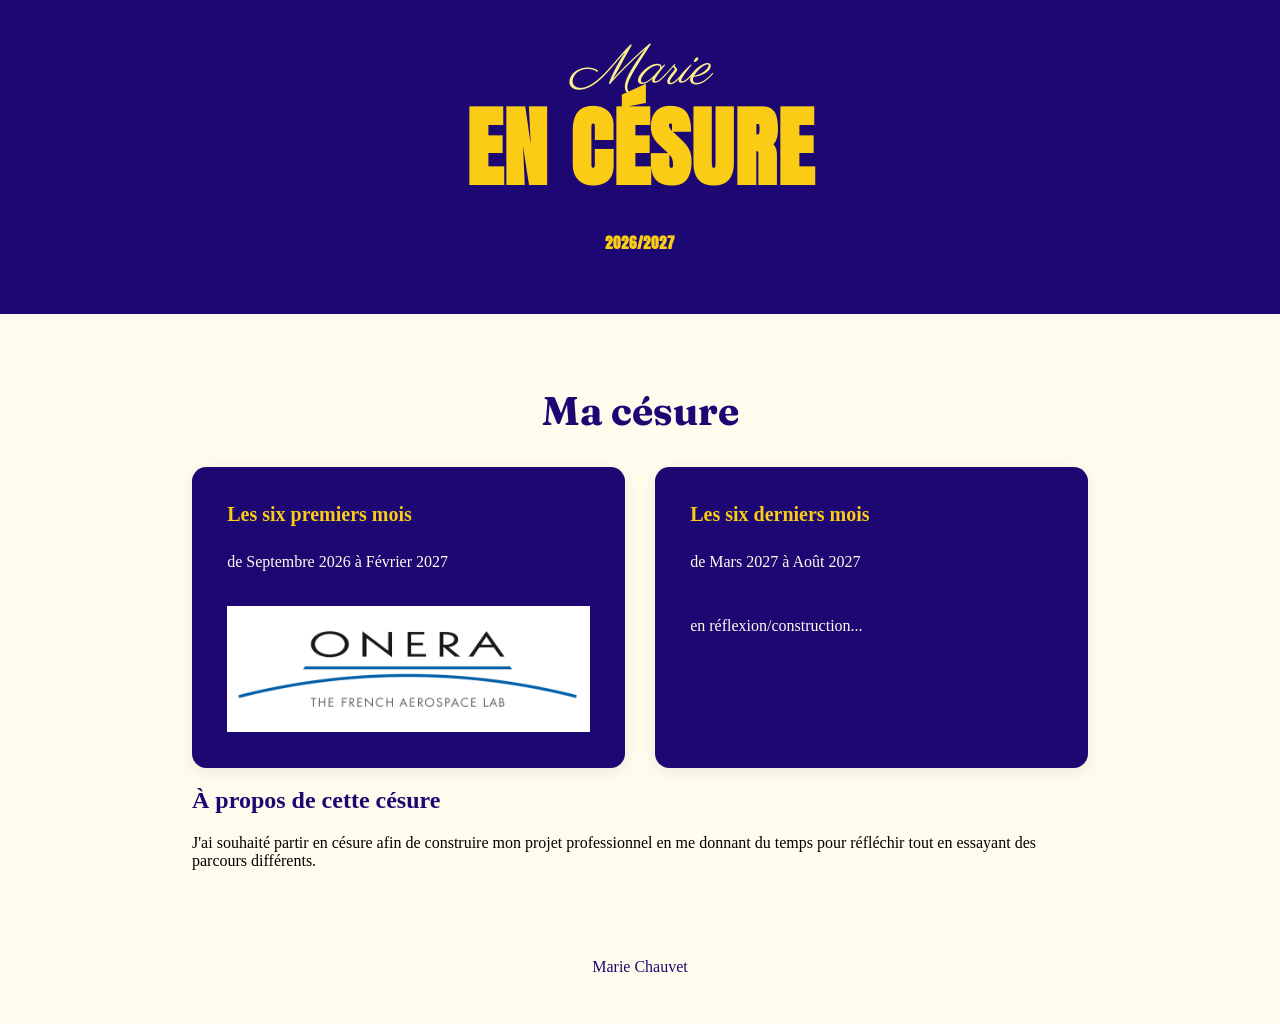
<file: index.html>
<!DOCTYPE html>
<html lang="fr">

<head>
    <meta charset="UTF-8">

    <meta name="viewport" content="width=device-width, initial-scale=1.0">

    <title>Marie en césure</title>

    <link rel="stylesheet" href="style.css">
</head>

<body>

    <header>

        <h1 class="titre">

            <span class="titre_marie">
                Marie
            </span>

            <span class="titre_cesure">
                en césure
            </span>

            <span class="sous_titre">
                2026/2027
            </span>

        </h1>

    </header>


    <main>

        <section class="cesure">

            <h2>
                Ma césure
            </h2>

            <div class="cartes">

                <a href="premiers-mois.html" class="carte">

                    <h3>
                        Les six premiers mois
                    </h3>

                    <p>
                        de Septembre 2026 à Février 2027
                    </p>

                    <img src="logo.onera" alt="Logo de l'ONERA">

                </a>


                <a href="derniers-mois.html" class="carte">

                    <h3>
                        Les six derniers mois
                    </h3>

                    <p>
                        de Mars 2027 à Août 2027
                    </p>

                    <span>
                        <br>
                        en réflexion/construction...
                    </span>

                </a>

            </div>

        </section>


        <section class="a-propos">

            <h2>
                À propos de cette césure
            </h2>

            <p>
                J'ai souhaité partir en césure afin de construire mon projet
                professionnel en me donnant du temps pour réfléchir tout en
                essayant des parcours différents.
            </p>

        </section>

    </main>


    <footer>

        <p>
            Marie Chauvet
        </p>

    </footer>

</body>

</html>
</file>
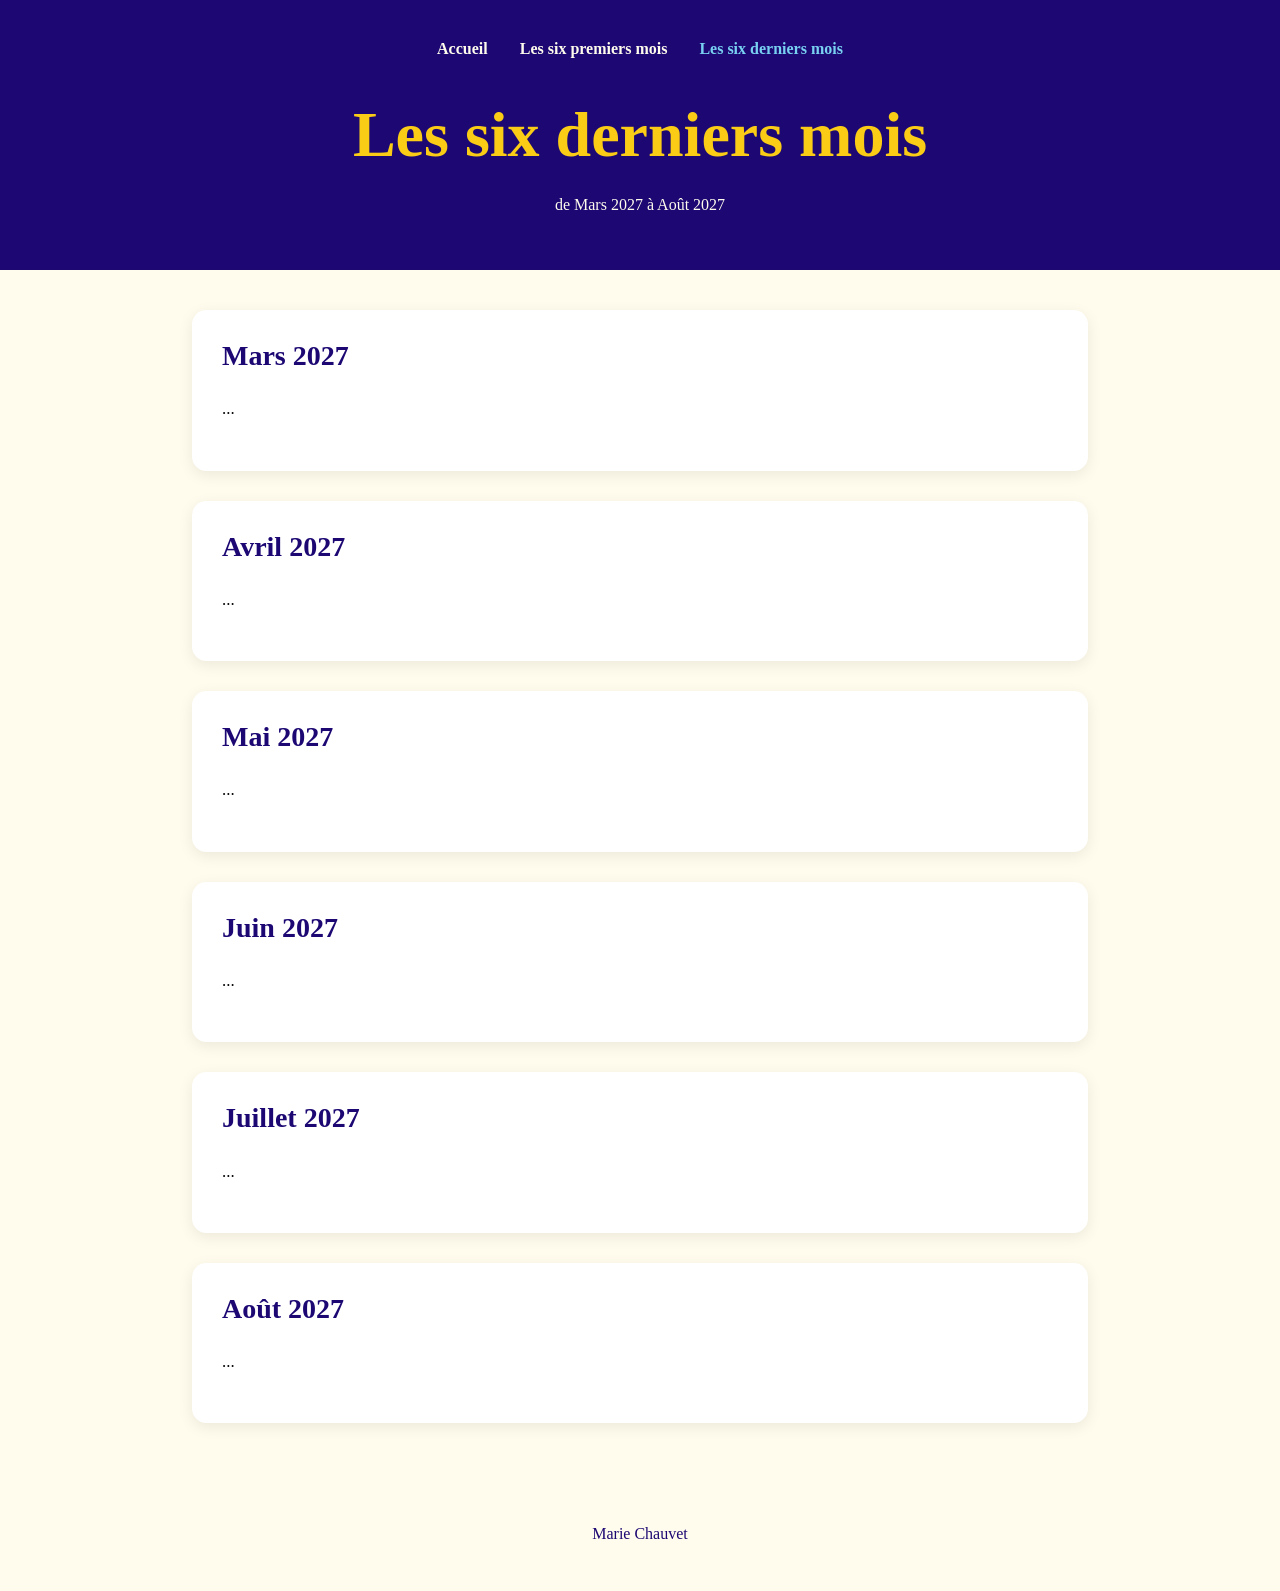
<file: derniers-mois.html>
<!DOCTYPE html>
<html lang="fr">

<head>
    <meta charset="UTF-8">

    <meta name="viewport" content="width=device-width, initial-scale=1.0">

    <title>Les six derniers mois — Marie en césure</title>

    <link rel="stylesheet" href="style.css">
</head>

<body>

    <header>

        <nav>

            <a href="index.html">
                Accueil
            </a>

            <a href="premiers-mois.html">
                Les six premiers mois
            </a>

            <a href="derniers-mois.html" class="active">
                Les six derniers mois
            </a>

        </nav>


        <h1>
            Les six derniers mois
        </h1>

        <p>
            de Mars 2027 à Août 2027
        </p>

    </header>


    <main>

        <article>

            <h2>
                Mars 2027
            </h2>

            <p>
                ...
            </p>

        </article>


        <article>

            <h2>
                Avril 2027
            </h2>

            <p>
                ...
            </p>

        </article>


        <article>

            <h2>
                Mai 2027
            </h2>

            <p>
                ...
            </p>

        </article>


        <article>

            <h2>
                Juin 2027
            </h2>

            <p>
                ...
            </p>

        </article>


        <article>

            <h2>
                Juillet 2027
            </h2>

            <p>
                ...
            </p>

        </article>


        <article>

            <h2>
                Août 2027
            </h2>

            <p>
                ...
            </p>

        </article>

    </main>


    <footer>

        <p>
            Marie Chauvet
        </p>

    </footer>

</body>

</html>
</file>
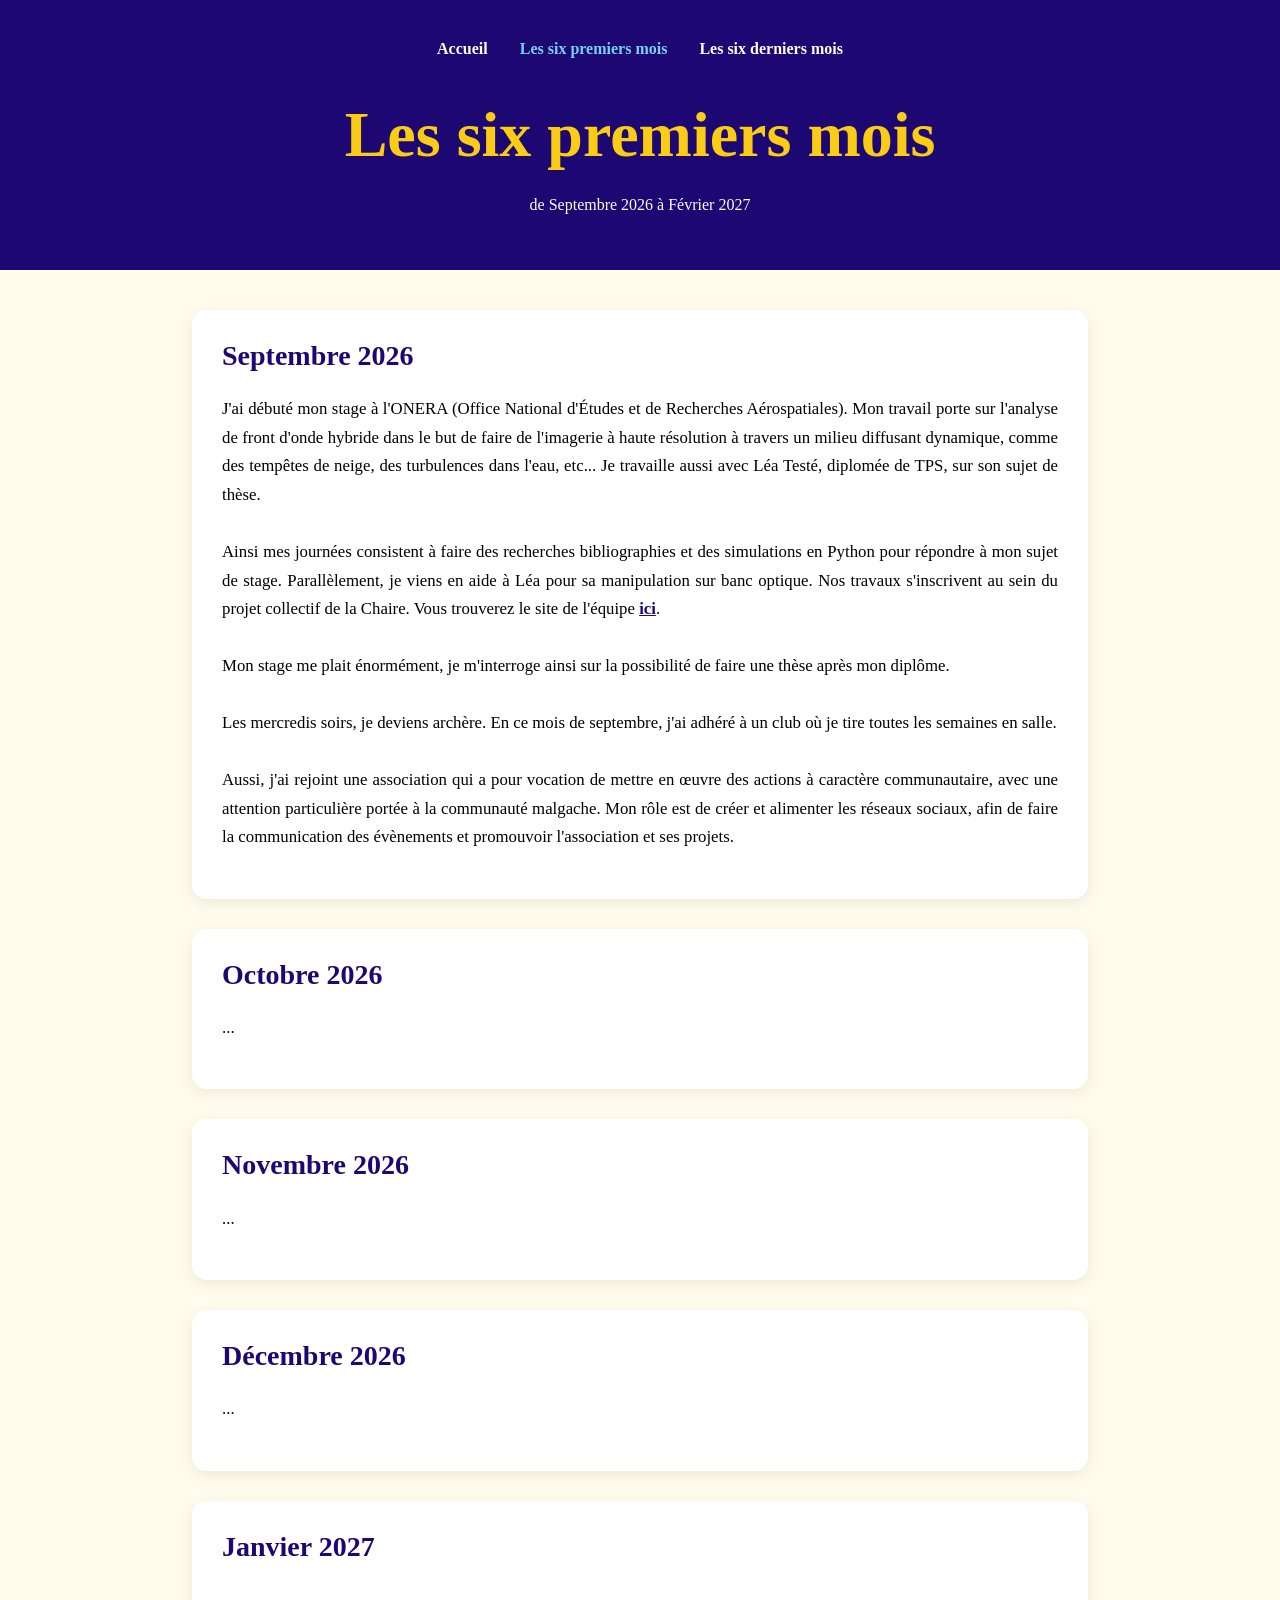
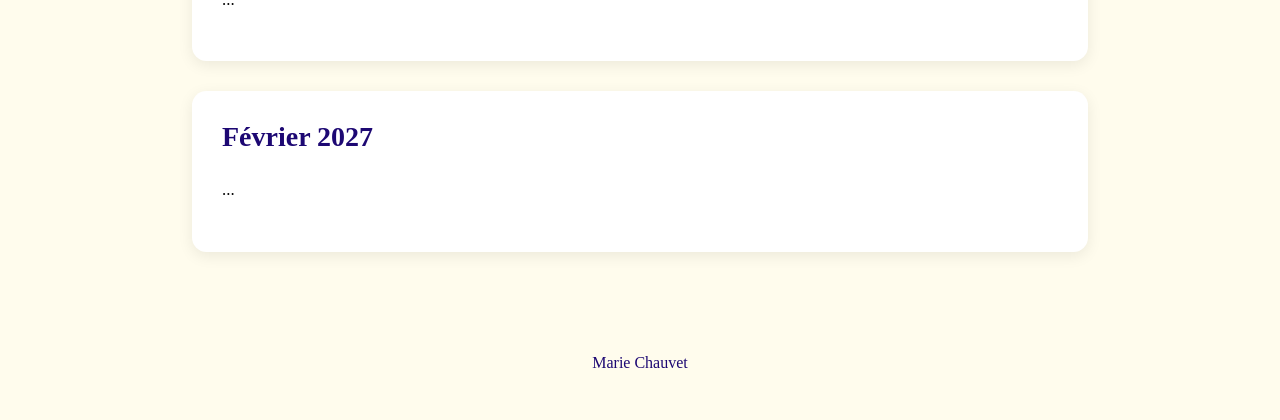
<file: premiers-mois.html>
<!DOCTYPE html>
<html lang="fr">

<head>
    <meta charset="UTF-8">

    <meta name="viewport" content="width=device-width, initial-scale=1.0">

    <title>Les six premiers mois — Marie en césure</title>

    <link rel="stylesheet" href="style.css">
</head>

<body>

    <header>

        <nav>

            <a href="index.html">
                Accueil
            </a>

            <a href="premiers-mois.html" class="active">
                Les six premiers mois
            </a>

            <a href="derniers-mois.html">
                Les six derniers mois
            </a>

        </nav>


        <h1>
            Les six premiers mois
        </h1>

        <p>
            de Septembre 2026 à Février 2027
        </p>

    </header>


    <main>

        <article>

            <h2>
                Septembre 2026
            </h2>

            <p>

                J'ai débuté mon stage à l'ONERA
                (Office National d'Études et de Recherches Aérospatiales).
                Mon travail porte sur l'analyse de front d'onde hybride
                dans le but de faire de l'imagerie à haute résolution
                à travers un milieu diffusant dynamique, comme des tempêtes
                de neige, des turbulences dans l'eau, etc...
                Je travaille aussi avec Léa Testé, diplomée de TPS,
                sur son sujet de thèse.

                <br><br>

                Ainsi mes journées consistent à faire des recherches
                bibliographies et des simulations en Python pour répondre
                à mon sujet de stage. Parallèlement, je viens en aide à Léa
                pour sa manipulation sur banc optique.

                Nos travaux s'inscrivent au sein du projet collectif de la Chaire.
                Vous trouverez le site de l'équipe
                <a href="https://seethrufog.onera.fr">ici</a>.

                <br><br>

                Mon stage me plait énormément, je m'interroge ainsi sur
                la possibilité de faire une thèse après mon diplôme.

                <br><br>

                Les mercredis soirs, je deviens archère.
                En ce mois de septembre, j'ai adhéré à un club où je tire
                toutes les semaines en salle.

                <br><br>

                Aussi, j'ai rejoint une association qui a pour vocation
                de mettre en œuvre des actions à caractère communautaire,
                avec une attention particulière portée à la communauté
                malgache.

                Mon rôle est de créer et alimenter les réseaux sociaux,
                afin de faire la communication des évènements et promouvoir
                l'association et ses projets.

            </p>

        </article>


        <article>

            <h2>
                Octobre 2026
            </h2>

            <p>
                ...
            </p>

        </article>


        <article>

            <h2>
                Novembre 2026
            </h2>

            <p>
                ...
            </p>

        </article>


        <article>

            <h2>
                Décembre 2026
            </h2>

            <p>
                ...
            </p>

        </article>


        <article>

            <h2>
                Janvier 2027
            </h2>

            <p>
                ...
            </p>

        </article>


        <article>

            <h2>
                Février 2027
            </h2>

            <p>
                ...
            </p>

        </article>

    </main>


    <footer>

        <p>
            Marie Chauvet
        </p>

    </footer>

</body>

</html>
</file>
<file: style.css>
@import url('https://fonts.googleapis.com/css2?family=Anton&family=Instrument+Serif:ital@1&display=swap');
@import url('https://fonts.googleapis.com/css2?family=Parisienne&display=swap');
@import url('https://fonts.googleapis.com/css2?family=Allura&family=Meie+Script&display=swap');
@import url('https://fonts.googleapis.com/css2?family=Fraunces:wght@300;400;500;600;700&display=swap');


/* =========================================================
   BASE
   ========================================================= */

* {
    box-sizing: border-box;
}

html {
    font-size: 16px;
}

body {
    font-family: "Times New Roman", serif;
    margin: 0;
    background-color: #FFFCED;
    color: #1D0873;
}


/* =========================================================
   HEADER
   ========================================================= */

header {
    text-align: center;
    padding: 2.5rem 1.25rem;
    background-color: #1D0873;
    color: #FFFCED;
}

header h1 {
    margin: 0;
    font-family: 'Manrope', serif;

    margin: 0 0 1.5rem;

    font-size: clamp(4rem, 3vw, 1.25rem);
    color: #FACC15;
}


/* =========================================================
   TITRE PAGE D'ACCUEIL
   ========================================================= */

.titre {
    display: flex;
    flex-direction: column;
    align-items: center;
    text-align: center;
}

.titre_marie {
    font-family: 'Parisienne', cursive;
    font-style: italic;
    font-weight: 400;

    /* S'adapte à la largeur de l'écran */
    font-size: clamp(2.5rem, 7vw, 3.5rem);

    color: #FEF08A;
    margin-top: -0.5rem;
}

.titre_cesure {
    font-family: 'Anton', sans-serif;

    /* Entre environ 3rem sur téléphone et 5.5rem sur ordinateur */
    font-size: clamp(3rem, 11vw, 5.5rem);

    color: #FACC15;
    text-transform: uppercase;
    line-height: 0.9;
    letter-spacing: 0.06rem;
}

.sous_titre {
    font-family: 'Anton', sans-serif;

    font-size: clamp(0.8rem, 2vw, 0.95rem);

    color: #FACC15;
    text-transform: uppercase;
    line-height: 1;
    letter-spacing: 0.06rem;

    margin-top: 3rem;
}

.a-propos p {
	color: #000000;
}

/* =========================================================
   NAVIGATION
   ========================================================= */

nav {
    display: flex;
    justify-content: center;
    align-items: center;

    /* Permet à la navigation de passer sur plusieurs lignes */
    flex-wrap: wrap;

    gap: 1rem 2rem;
    margin-bottom: 2.5rem;
}

nav a {
    color: #FFFCED;
    text-decoration: none;
    font-weight: bold;

    font-size: clamp(0.9rem, 2vw, 1rem);

    transition: color 0.2s ease;
}

nav a:hover {
    color: #79D1F2;
}

nav a.active {
    color: #79D1F2;
}


/* =========================================================
   CONTENU PRINCIPAL
   ========================================================= */

main {
    width: min(100% - 2.5rem, 56rem);
    margin: 0 auto;

    /* espace vertical + horizontal */
    padding: 2.5rem 0;
}


/* =========================================================
   SECTION CÉSURE
   ========================================================= */

.cesure {
    margin-top: 2rem;
}

.cesure h2 {
    font-family: 'Fraunces', serif;
    text-align: center;

    margin: 0 0 2rem;

    font-size: clamp(2rem, 5vw, 2.5rem);

    color: #1D0873;
}

.cesure h3 {
    font-family: 'Manrope', serif;

    margin: 0 0 1.5rem;

    font-size: clamp(1.1rem, 3vw, 1.25rem);

    color: #FACC15;
}


/* =========================================================
   CARTES
   ========================================================= */

.cartes {
    display: flex;

    /* Les cartes prennent automatiquement la place disponible */
    gap: clamp(1rem, 3vw, 1.875rem);
}

.carte {
    flex: 1;

    /* Padding qui s'adapte légèrement */
    padding: clamp(1.5rem, 4vw, 2.2rem);

    background-color: #1D0873;
    border-radius: 0.9rem;

    text-decoration: none;
    color: #FFFCED;

    box-shadow: 0 0.25rem 0.95rem rgba(0, 0, 0, 0.08);

    transition:
        transform 0.2s ease,
        box-shadow 0.2s ease;
}

.carte:hover {
    transform: translateY(-0.3rem);

    box-shadow:
        0 0.5rem 1.5rem rgba(0, 0, 0, 0.15);
}

.carte p,
.carte span {
    font-size: clamp(0.95rem, 2vw, 1rem);
    line-height: 1.5;
}

.carte img {
    width: 100%;
    height: auto;

    display: block;

    margin: 2rem auto 0;
}


/* =========================================================
   ARTICLES
   ========================================================= */

article {
    background-color: white;

    padding: clamp(1.25rem, 4vw, 1.875rem);

    margin-bottom: 1.875rem;

    border-radius: 0.9rem;

    box-shadow:
        0 0.25rem 0.95rem rgba(0, 0, 0, 0.08);
}

article h2 {
    margin-top: 0;

    font-size: clamp(1.5rem, 4vw, 1.75rem);
}

article p {
    line-height: 1.7;
    color: #000000;
    text-align: justify;

    font-size: clamp(1rem, 2vw, 1.05rem);
}


/* =========================================================
   LIENS DANS LES ARTICLES
   ========================================================= */

article a {
    color: #1D0873;
    font-weight: bold;
}

article a:hover {
    color: #79D1F2;
}


/* =========================================================
   FOOTER
   ========================================================= */

footer {
    padding: 1rem 1.25rem 2rem;
}

footer p {
    text-align: center;
}


/* =========================================================
   TABLETTES / PETITS ÉCRANS
   ========================================================= */

@media (max-width: 700px) {

    main {
        width: min(100% - 2rem, 56rem);
        padding-top: 2rem;
    }

    header {
        padding: 2rem 1rem;
    }

    nav {
        gap: 0.75rem 1.25rem;
        margin-bottom: 2rem;
    }

    .cartes {
        flex-direction: column;
    }

    .carte {
        width: 100%;
    }

}


/* =========================================================
   TÉLÉPHONES
   ========================================================= */

@media (max-width: 450px) {

    html {
        font-size: 15px;
    }

    main {
        width: min(100% - 1.5rem, 56rem);
        padding-top: 1.5rem;
    }

    header {
        padding: 1.5rem 0.75rem;
    }

    nav {
        flex-direction: column;
        gap: 0.7rem;

        margin-bottom: 1.5rem;
    }

    .titre_marie {
        font-size: clamp(2.3rem, 14vw, 3rem);
    }

    .titre_cesure {
        font-size: clamp(3rem, 18vw, 4.5rem);
    }

    .sous_titre {
        font-size: 0.8rem;
    }

    article {
        padding: 1.25rem;
    }

    article p {
        text-align: left;
    }

}
</file>
